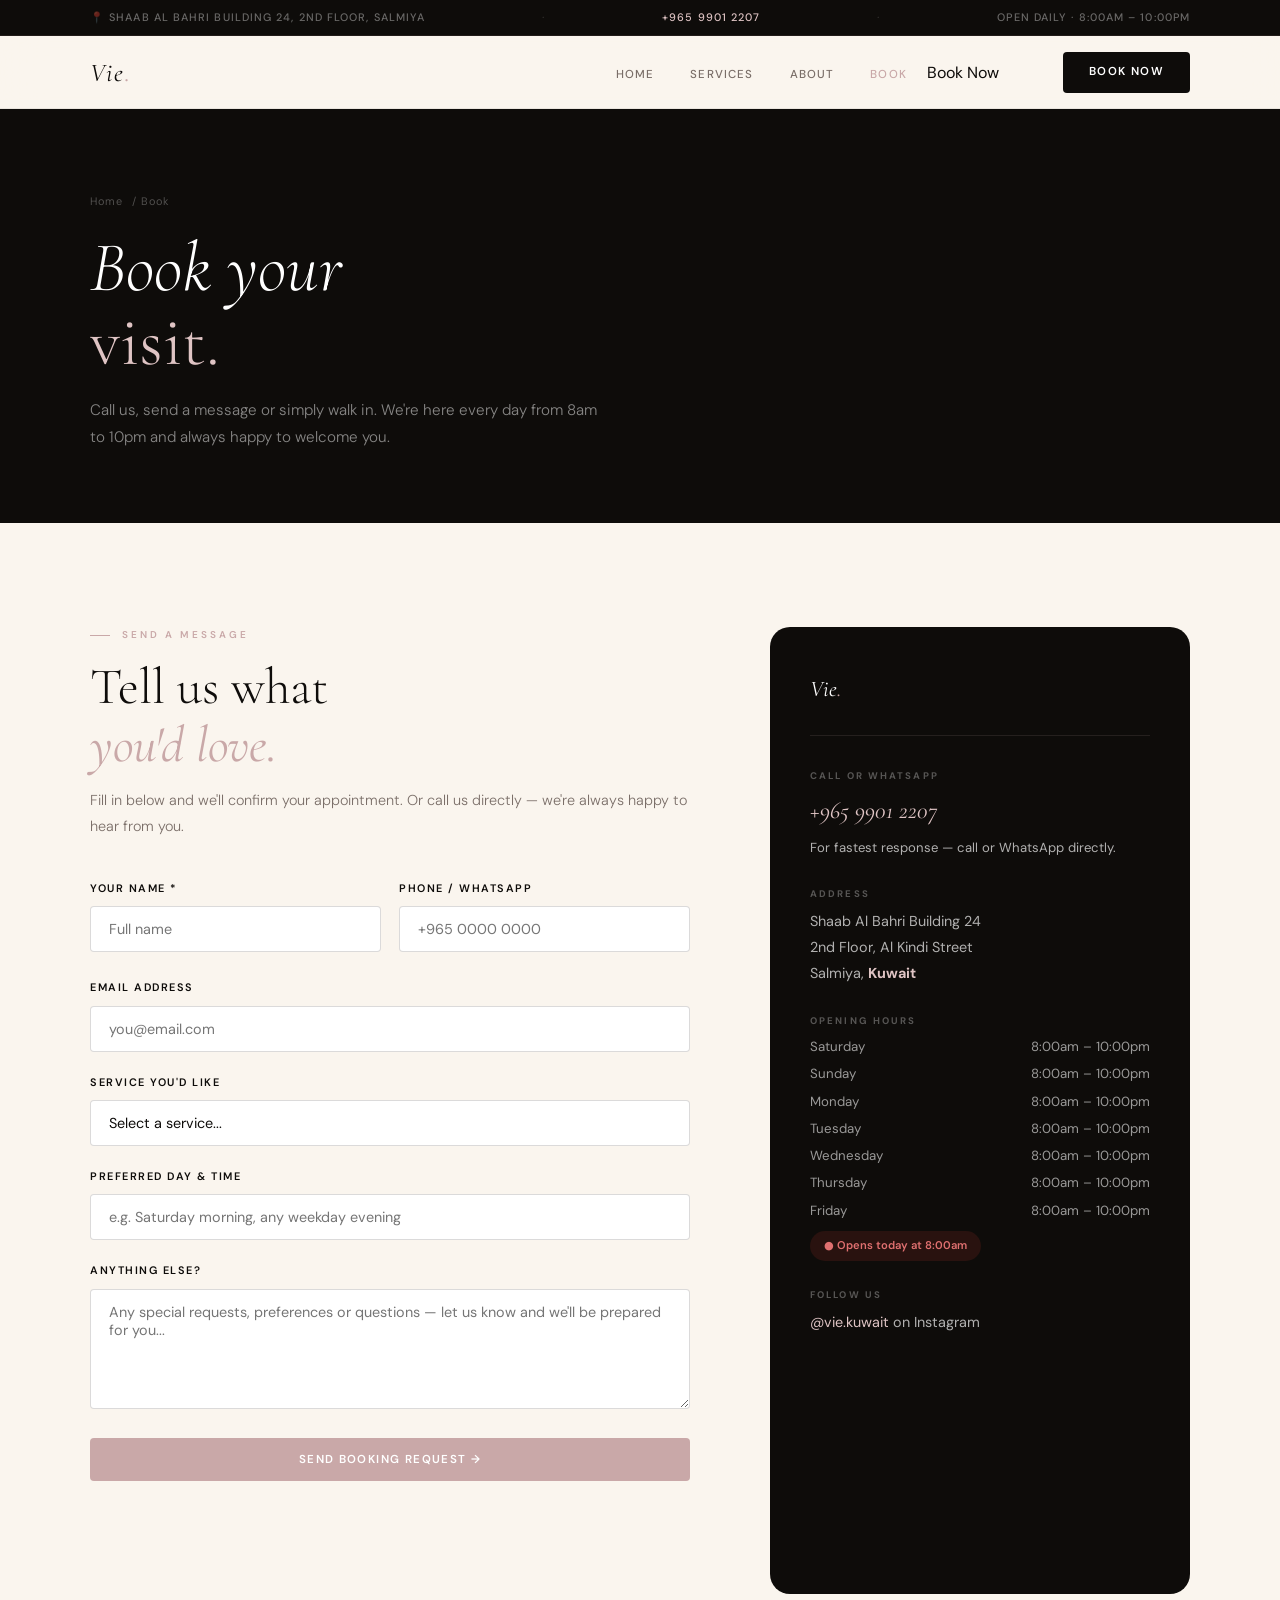
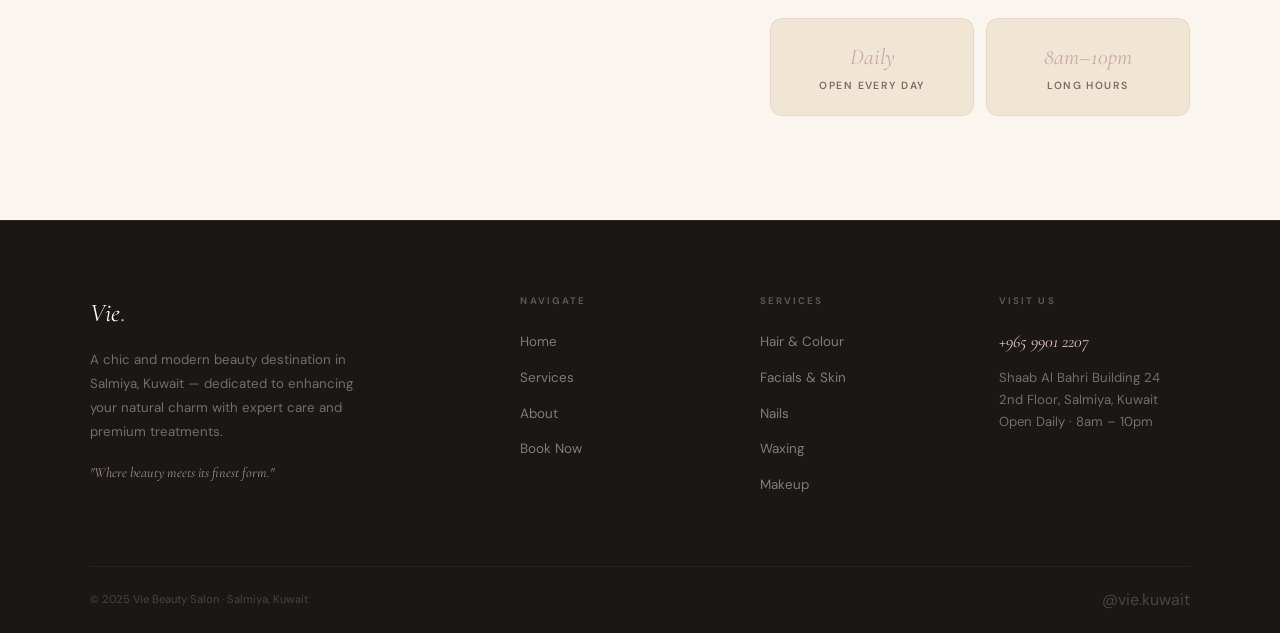
<file: contact.html>
<!DOCTYPE html>
<html lang="en">
<head>
<meta charset="UTF-8"/>
<meta name="viewport" content="width=device-width, initial-scale=1.0"/>
<title>Book — Vie Beauty Salon, Salmiya Kuwait</title>
<meta name="description" content="Book an appointment at Vie Beauty Salon, Salmiya Kuwait. Call +965 9901 2207 or send a message. Open daily 8am–10pm."/>
<link rel="stylesheet" href="styles.css"/>
<link rel="preconnect" href="https://fonts.googleapis.com"/>
<link rel="preconnect" href="https://fonts.gstatic.com" crossorigin/>
<link href="https://fonts.googleapis.com/css2?family=Cormorant+Garamond:ital,wght@0,300;0,400;0,500;0,600;1,300;1,400;1,500;1,600&family=DM+Sans:wght@300;400;500;600&display=swap" rel="stylesheet"/>
</head>
<body>
<div class="preloader" id="preloader"><div class="pl-inner"><div class="pl-word"><em>Vie</em></div><div class="pl-tagline">Beauty Salon · Salmiya, Kuwait</div><div class="pl-bar"><div class="pl-fill"></div></div></div></div>
<div class="topstrip"><div class="ts-inner"><span>📍 Shaab Al Bahri Building 24, 2nd Floor, Salmiya</span><span class="ts-sep">·</span><a href="tel:+96599012207">+965 9901 2207</a><span class="ts-sep">·</span><span>Open Daily · 8:00am – 10:00pm</span></div></div>
<nav class="nav" id="nav">
  <div class="nav-wrap">
    <a href="index.html" class="nav-logo"><em>Vie</em><span>.</span></a>
    <ul class="nav-menu" id="navMenu">
      <li><a href="index.html" class="nm-link">Home</a></li>
      <li><a href="services.html" class="nm-link">Services</a></li>
      <li><a href="about.html" class="nm-link">About</a></li>
      <li><a href="contact.html" class="nm-link active">Book</a></li>
      <a href="contact.html" class="nav-btn-mobile">Book Now</a>
    </ul>
    <a href="contact.html" class="nav-btn">Book Now</a>
    <button class="burger" id="burger" aria-label="Menu"><span></span><span></span><span></span></button>
  </div>
</nav>

<section class="page-hero">
  <div class="container">
    <div class="breadcrumb"><a href="index.html">Home</a> / Book</div>
    <h1 class="ph-h1 reveal-up">Book your<br/><em>visit.</em></h1>
    <p class="ph-sub reveal-up d1">Call us, send a message or simply walk in. We're here every day from 8am to 10pm and always happy to welcome you.</p>
  </div>
</section>

<section class="section" style="background:var(--champagne2);">
  <div class="container">
    <div class="contact-grid">

      <div class="cg-form reveal-up">
        <div class="eyebrow">Send a Message</div>
        <h2 class="display-h">Tell us what<br/><em>you'd love.</em></h2>
        <p class="cg-intro">Fill in below and we'll confirm your appointment. Or call us directly — we're always happy to hear from you.</p>

        <form class="the-form" id="contactForm" novalidate>
          <div class="form-row-2">
            <div class="fgroup">
              <label for="f-name">Your Name *</label>
              <input type="text" id="f-name" placeholder="Full name" required/>
              <span class="ferr" id="nameErr"></span>
            </div>
            <div class="fgroup">
              <label for="f-phone">Phone / WhatsApp</label>
              <input type="tel" id="f-phone" placeholder="+965 0000 0000"/>
            </div>
          </div>
          <div class="fgroup">
            <label for="f-email">Email Address</label>
            <input type="email" id="f-email" placeholder="you@email.com"/>
          </div>
          <div class="fgroup">
            <label for="f-service">Service You'd Like</label>
            <select id="f-service">
              <option value="">Select a service...</option>
              <option>Hair Colouring</option>
              <option>Cut &amp; Blow-Dry</option>
              <option>Highlights &amp; Balayage</option>
              <option>Hair Treatment</option>
              <option>Facial Treatment</option>
              <option>Manicure</option>
              <option>Pedicure</option>
              <option>Gel Nails &amp; Nail Art</option>
              <option>Waxing</option>
              <option>Makeup</option>
              <option>Full Pamper Package</option>
              <option>Not Sure — Advise Me</option>
            </select>
          </div>
          <div class="fgroup">
            <label for="f-date">Preferred Day &amp; Time</label>
            <input type="text" id="f-date" placeholder="e.g. Saturday morning, any weekday evening"/>
          </div>
          <div class="fgroup">
            <label for="f-msg">Anything Else?</label>
            <textarea id="f-msg" rows="4" placeholder="Any special requests, preferences or questions — let us know and we'll be prepared for you..."></textarea>
          </div>
          <button type="submit" class="btn-mauve btn-full" id="submitBtn">
            <span id="btnTxt">Send Booking Request →</span>
            <span id="btnLoad" style="display:none">Sending...</span>
          </button>
          <div class="form-success" id="formSuccess">
            <div class="fs-icon"><em>✓</em></div>
            <h3>Request received!</h3>
            <p>Thank you for reaching out to Vie. We'll be in touch shortly to confirm your appointment. Can't wait to welcome you.</p>
          </div>
        </form>
      </div>

      <div class="reveal-right">
        <div class="ci-box">
          <div class="ci-logo"><em>Vie</em><span>.</span></div>

          <div class="ci-block">
            <div class="ci-label">Call or WhatsApp</div>
            <a href="tel:+96599012207" style="font-family:var(--font-d); font-size:1.5rem; font-style:italic; color:var(--mauve2); display:block; margin-bottom:6px; transition:color var(--t);">+965 9901 2207</a>
            <div class="ci-val" style="font-size:0.82rem;">For fastest response — call or WhatsApp directly.</div>
          </div>

          <div class="ci-block">
            <div class="ci-label">Address</div>
            <div class="ci-val">Shaab Al Bahri Building 24<br/>2nd Floor, Al Kindi Street<br/>Salmiya, <strong>Kuwait</strong></div>
          </div>

          <div class="ci-block">
            <div class="ci-label">Opening Hours</div>
            <div class="ci-hours">
              <div class="ch-row"><span>Saturday</span><span>8:00am – 10:00pm</span></div>
              <div class="ch-row"><span>Sunday</span><span>8:00am – 10:00pm</span></div>
              <div class="ch-row"><span>Monday</span><span>8:00am – 10:00pm</span></div>
              <div class="ch-row"><span>Tuesday</span><span>8:00am – 10:00pm</span></div>
              <div class="ch-row"><span>Wednesday</span><span>8:00am – 10:00pm</span></div>
              <div class="ch-row"><span>Thursday</span><span>8:00am – 10:00pm</span></div>
              <div class="ch-row"><span>Friday</span><span>8:00am – 10:00pm</span></div>
            </div>
            <div id="openStatus"></div>
          </div>

          <div class="ci-block">
            <div class="ci-label">Follow Us</div>
            <div class="ci-val"><a href="https://www.instagram.com/vie.kuwait" target="_blank">@vie.kuwait</a> on Instagram</div>
          </div>

          <div class="ci-map">
            <iframe
              src="https://www.google.com/maps/embed?pb=!1m18!1m12!1m3!1d3477.0!2d48.028!3d29.351!2m3!1f0!2f0!3f0!3m2!1i1024!2i768!4f13.1!3m3!1m2!1s0x3fcf9def8127c161%3A0x3d1a0682f555008b!2sSalmiya%2C+Kuwait!5e0!3m2!1sen!2skw!4v1"
              width="100%" height="180"
              style="border:0; border-radius:10px;"
              allowfullscreen="" loading="lazy"
              title="Vie Beauty Salon location">
            </iframe>
          </div>
        </div>

        <div style="margin-top:24px; display:grid; grid-template-columns:1fr 1fr; gap:12px;">
          <div style="background:var(--champagne); border:1px solid var(--border); border-radius:var(--r-md); padding:20px; text-align:center;">
            <div style="font-family:var(--font-d); font-size:1.4rem; font-style:italic; color:var(--mauve); margin-bottom:4px;">Daily</div>
            <div style="font-size:0.65rem; letter-spacing:0.14em; text-transform:uppercase; color:var(--muted); font-weight:600;">Open Every Day</div>
          </div>
          <div style="background:var(--champagne); border:1px solid var(--border); border-radius:var(--r-md); padding:20px; text-align:center;">
            <div style="font-family:var(--font-d); font-size:1.4rem; font-style:italic; color:var(--mauve); margin-bottom:4px;">8am–10pm</div>
            <div style="font-size:0.65rem; letter-spacing:0.14em; text-transform:uppercase; color:var(--muted); font-weight:600;">Long Hours</div>
          </div>
        </div>
      </div>

    </div>
  </div>
</section>

<footer class="footer">
  <div class="container">
    <div class="footer-grid">
      <div class="fg-brand"><div class="fg-logo"><em>Vie</em><span>.</span></div><p>A chic and modern beauty destination in Salmiya, Kuwait — dedicated to enhancing your natural charm with expert care and premium treatments.</p><div class="fg-tagline">"Where beauty meets its finest form."</div></div>
      <div class="fg-col"><h4>Navigate</h4><ul><li><a href="index.html">Home</a></li><li><a href="services.html">Services</a></li><li><a href="about.html">About</a></li><li><a href="contact.html">Book Now</a></li></ul></div>
      <div class="fg-col"><h4>Services</h4><ul><li><a href="services.html">Hair &amp; Colour</a></li><li><a href="services.html">Facials &amp; Skin</a></li><li><a href="services.html">Nails</a></li><li><a href="services.html">Waxing</a></li><li><a href="services.html">Makeup</a></li></ul></div>
      <div class="fg-col"><h4>Visit Us</h4><a href="tel:+96599012207" class="fg-phone">+965 9901 2207</a><p>Shaab Al Bahri Building 24<br/>2nd Floor, Salmiya, Kuwait<br/>Open Daily · 8am – 10pm</p></div>
    </div>
    <div class="footer-bottom"><span>© 2025 Vie Beauty Salon · Salmiya, Kuwait</span><a href="https://www.instagram.com/vie.kuwait" target="_blank">@vie.kuwait</a></div>
  </div>
</footer>
<script src="script.js"></script>
</body>
</html>
</file>
<file: styles.css>
@import url('https://fonts.googleapis.com/css2?family=Cormorant+Garamond:ital,wght@0,300;0,400;0,500;0,600;1,300;1,400;1,500;1,600&family=DM+Sans:wght@300;400;500;600&display=swap');

:root {
  --noir:      #0E0C0A;
  --noir2:     #1A1714;
  --noir3:     #252220;
  --champagne: #F0E6D3;
  --champagne2:#FAF5EE;
  --mauve:     #C9A8A8;
  --mauve2:    #DFC4C4;
  --nude:      #E8D5C4;
  --nude2:     #D4BBA8;
  --white:     #FFFFFF;
  --text:      #0E0C0A;
  --muted:     #7A6E68;
  --border:    rgba(201,168,168,0.2);

  --font-d: 'Cormorant Garamond', Georgia, serif;
  --font-b: 'DM Sans', system-ui, sans-serif;

  --r-sm: 4px;
  --r-md: 12px;
  --r-lg: 20px;
  --r-xl: 36px;

  --shadow-sm: 0 2px 16px rgba(14,12,10,0.07);
  --shadow-md: 0 10px 50px rgba(14,12,10,0.12);
  --shadow-lg: 0 28px 80px rgba(14,12,10,0.2);
  --shadow-mauve: 0 8px 32px rgba(201,168,168,0.3);

  --ease: cubic-bezier(0.4, 0, 0.2, 1);
  --t: 0.35s var(--ease);
}

*, *::before, *::after { box-sizing: border-box; margin: 0; padding: 0; }
html { scroll-behavior: smooth; }
body {
  font-family: var(--font-b);
  background: var(--champagne2);
  color: var(--text);
  line-height: 1.6;
  overflow-x: hidden;
}
a { text-decoration: none; color: inherit; }
ul { list-style: none; }
img { max-width: 100%; display: block; }
.container { max-width: 1180px; margin: 0 auto; padding: 0 40px; }

.preloader {
  position: fixed; inset: 0;
  background: var(--noir);
  z-index: 99999;
  display: flex; align-items: center; justify-content: center;
  transition: opacity 0.8s ease, visibility 0.8s ease;
}
.preloader.done { opacity: 0; visibility: hidden; pointer-events: none; }
.pl-inner { text-align: center; }
.pl-word {
  font-family: var(--font-d);
  font-size: 5rem;
  font-weight: 300;
  font-style: italic;
  color: var(--white);
  letter-spacing: 0.15em;
  line-height: 1;
}
.pl-word span { color: var(--mauve); }
.pl-tagline {
  font-size: 0.6rem;
  letter-spacing: 0.45em;
  text-transform: uppercase;
  color: rgba(255,255,255,0.3);
  margin-top: 14px;
  font-family: var(--font-b);
  font-weight: 400;
}
.pl-bar { width: 100px; height: 1px; background: rgba(255,255,255,0.1); margin: 32px auto 0; overflow: hidden; }
.pl-fill { height: 100%; background: var(--mauve); width: 0; animation: plFill 2s var(--ease) forwards; }
@keyframes plFill { to { width: 100%; } }

.topstrip {
  background: var(--noir);
  padding: 9px 0;
  border-bottom: 1px solid rgba(201,168,168,0.1);
}
.ts-inner {
  max-width: 1180px;
  margin: 0 auto;
  padding: 0 40px;
  display: flex;
  align-items: center;
  justify-content: space-between;
  flex-wrap: wrap;
  gap: 12px;
  font-size: 0.68rem;
  letter-spacing: 0.1em;
  text-transform: uppercase;
  color: rgba(255,255,255,0.38);
  font-family: var(--font-b);
  font-weight: 500;
}
.ts-inner a { color: var(--mauve2); transition: color var(--t); }
.ts-inner a:hover { color: var(--champagne); }
.ts-sep { color: rgba(255,255,255,0.15); }

.nav {
  position: sticky; top: 0;
  z-index: 9000;
  background: rgba(250,245,238,0.95);
  backdrop-filter: blur(20px);
  -webkit-backdrop-filter: blur(20px);
  border-bottom: 1px solid rgba(14,12,10,0.07);
  transition: box-shadow var(--t);
}
.nav.scrolled { box-shadow: 0 4px 40px rgba(14,12,10,0.09); }
.nav-wrap {
  max-width: 1180px;
  margin: 0 auto;
  padding: 0 40px;
  height: 72px;
  display: flex;
  align-items: center;
  gap: 48px;
}
.nav-logo {
  font-family: var(--font-d);
  font-size: 1.6rem;
  font-weight: 400;
  font-style: italic;
  color: var(--noir);
  letter-spacing: 0.05em;
  flex-shrink: 0;
  line-height: 1;
}
.nav-logo span { color: var(--mauve); font-style: normal; }
.nav-menu {
  display: flex;
  align-items: center;
  gap: 4px;
  margin-left: auto;
}
.nm-link {
  padding: 8px 16px;
  font-size: 0.72rem;
  font-weight: 500;
  letter-spacing: 0.1em;
  text-transform: uppercase;
  color: var(--muted);
  border-radius: var(--r-sm);
  transition: all var(--t);
}
.nm-link:hover { color: var(--noir); background: rgba(14,12,10,0.05); }
.nm-link.active { color: var(--mauve); }
.nav-btn {
  background: var(--noir);
  color: var(--white);
  padding: 11px 26px;
  border-radius: var(--r-sm);
  font-size: 0.72rem;
  font-weight: 600;
  letter-spacing: 0.12em;
  text-transform: uppercase;
  transition: all var(--t);
  margin-left: 16px;
  flex-shrink: 0;
}
.nav-btn:hover { background: var(--noir3); box-shadow: var(--shadow-md); transform: translateY(-1px); }
.burger {
  display: none;
  flex-direction: column;
  gap: 5px;
  background: none;
  border: none;
  cursor: pointer;
  padding: 8px;
  margin-left: auto;
}
.burger span { display: block; width: 22px; height: 1px; background: var(--noir); transition: all .3s; transform-origin: center; }
.burger.open span:nth-child(1) { transform: rotate(45deg) translate(4px, 4px); }
.burger.open span:nth-child(2) { opacity: 0; transform: scaleX(0); }
.burger.open span:nth-child(3) { transform: rotate(-45deg) translate(4px, -4px); }
.nav-backdrop { position: fixed; inset: 0; background: rgba(0,0,0,0.5); z-index: 8900; }

.hero {
  position: relative;
  height: 100vh;
  min-height: 600px;
  display: flex;
  align-items: flex-end;
  overflow: hidden;
  background: var(--noir);
}
.hero-video-wrap {
  position: absolute; inset: 0;
  overflow: hidden;
}
.hero-video-wrap iframe,
.hero-video-wrap video {
  position: absolute;
  top: 50%; left: 50%;
  width: 177.78vh;
  height: 100%;
  min-width: 100%;
  min-height: 56.25vw;
  transform: translate(-50%, -50%);
  pointer-events: none;
}
.hero-fallback-bg {
  position: absolute; inset: 0;
  background-image: url('https://images.unsplash.com/photo-1522337360788-8b13dee7a37e?w=1800&q=90');
  background-size: cover;
  background-position: center 30%;
  transform: scale(1.03);
}
.hero-overlay {
  position: absolute; inset: 0;
  background: linear-gradient(
    to bottom,
    rgba(14,12,10,0.25) 0%,
    rgba(14,12,10,0.15) 40%,
    rgba(14,12,10,0.75) 100%
  );
}
.hero-content {
  position: relative;
  z-index: 2;
  width: 100%;
  padding: 0 40px 72px;
  max-width: 1180px;
  margin: 0 auto;
}
.hero-eyebrow {
  font-size: 0.62rem;
  letter-spacing: 0.38em;
  text-transform: uppercase;
  color: var(--mauve2);
  font-family: var(--font-b);
  font-weight: 500;
  margin-bottom: 16px;
  display: flex;
  align-items: center;
  gap: 12px;
}
.hero-eyebrow::before { content: ''; width: 28px; height: 1px; background: var(--mauve2); }
.hero-h1 {
  font-family: var(--font-d);
  font-size: clamp(4rem, 8vw, 8rem);
  font-weight: 300;
  font-style: italic;
  color: var(--white);
  line-height: 0.95;
  letter-spacing: -0.01em;
  margin-bottom: 28px;
}
.hero-h1 em { font-style: normal; color: var(--mauve2); }
.hero-sub {
  font-size: 0.88rem;
  color: rgba(255,255,255,0.6);
  letter-spacing: 0.04em;
  line-height: 1.75;
  max-width: 400px;
  font-weight: 300;
  margin-bottom: 36px;
}
.hero-actions { display: flex; gap: 16px; align-items: center; flex-wrap: wrap; }

.hero-scroll {
  position: absolute;
  bottom: 36px; right: 40px;
  z-index: 3;
  display: flex;
  flex-direction: column;
  align-items: center;
  gap: 8px;
}
.hs-label {
  font-size: 0.58rem;
  letter-spacing: 0.3em;
  text-transform: uppercase;
  color: rgba(255,255,255,0.4);
  writing-mode: vertical-rl;
  font-family: var(--font-b);
  font-weight: 500;
}
.hs-line {
  width: 1px;
  height: 48px;
  background: linear-gradient(to bottom, rgba(255,255,255,0.4), rgba(255,255,255,0));
  animation: scrollLine 1.8s ease-in-out infinite;
}
@keyframes scrollLine {
  0%,100% { transform: scaleY(1); opacity: 1; }
  50% { transform: scaleY(0.5); opacity: 0.4; }
}

.svc-ticker {
  background: var(--noir);
  padding: 18px 0;
  overflow: hidden;
  border-bottom: 1px solid rgba(201,168,168,0.12);
}
.svc-ticker-track {
  display: flex;
  white-space: nowrap;
  animation: tickerRoll 20s linear infinite;
  gap: 0;
}
.svc-ticker-track span {
  font-family: var(--font-d);
  font-size: 0.85rem;
  font-style: italic;
  color: rgba(255,255,255,0.35);
  padding: 0 28px;
  letter-spacing: 0.06em;
}
.svc-ticker-track strong {
  font-family: var(--font-b);
  font-size: 0.62rem;
  font-weight: 600;
  letter-spacing: 0.28em;
  text-transform: uppercase;
  color: var(--mauve);
  padding: 0 20px;
  font-style: normal;
}
@keyframes tickerRoll { from { transform: translateX(0); } to { transform: translateX(-33.333%); } }

.btn-light {
  background: var(--white);
  color: var(--noir);
  padding: 14px 32px;
  border-radius: var(--r-sm);
  font-size: 0.72rem;
  font-weight: 600;
  letter-spacing: 0.12em;
  text-transform: uppercase;
  transition: all var(--t);
  display: inline-flex;
  align-items: center;
  gap: 10px;
  border: none;
  cursor: pointer;
  font-family: var(--font-b);
}
.btn-light:hover { background: var(--champagne); transform: translateY(-2px); box-shadow: var(--shadow-md); }

.btn-dark {
  background: var(--noir);
  color: var(--white);
  padding: 14px 32px;
  border-radius: var(--r-sm);
  font-size: 0.72rem;
  font-weight: 600;
  letter-spacing: 0.12em;
  text-transform: uppercase;
  transition: all var(--t);
  display: inline-flex;
  align-items: center;
  gap: 10px;
  border: none;
  cursor: pointer;
  font-family: var(--font-b);
}
.btn-dark:hover { background: var(--noir3); transform: translateY(-2px); box-shadow: var(--shadow-md); }

.btn-outline-light {
  background: transparent;
  color: var(--white);
  padding: 13px 30px;
  border-radius: var(--r-sm);
  font-size: 0.72rem;
  font-weight: 600;
  letter-spacing: 0.12em;
  text-transform: uppercase;
  border: 1px solid rgba(255,255,255,0.35);
  transition: all var(--t);
  display: inline-flex;
  align-items: center;
  gap: 10px;
  cursor: pointer;
  font-family: var(--font-b);
}
.btn-outline-light:hover { border-color: var(--mauve2); color: var(--mauve2); }

.btn-outline-dark {
  background: transparent;
  color: var(--noir);
  padding: 13px 30px;
  border-radius: var(--r-sm);
  font-size: 0.72rem;
  font-weight: 600;
  letter-spacing: 0.12em;
  text-transform: uppercase;
  border: 1px solid rgba(14,12,10,0.2);
  transition: all var(--t);
  display: inline-flex;
  align-items: center;
  gap: 10px;
  cursor: pointer;
  font-family: var(--font-b);
}
.btn-outline-dark:hover { background: var(--noir); color: var(--white); border-color: var(--noir); }

.btn-mauve {
  background: var(--mauve);
  color: var(--white);
  padding: 14px 32px;
  border-radius: var(--r-sm);
  font-size: 0.72rem;
  font-weight: 600;
  letter-spacing: 0.12em;
  text-transform: uppercase;
  transition: all var(--t);
  display: inline-flex;
  align-items: center;
  gap: 10px;
  border: none;
  cursor: pointer;
  font-family: var(--font-b);
}
.btn-mauve:hover { background: var(--mauve2); transform: translateY(-2px); box-shadow: var(--shadow-mauve); }
.btn-full { width: 100%; justify-content: center; }

.section { padding: 104px 0; }
.section-sm { padding: 64px 0; }
.alt { background: var(--champagne); }
.dark { background: var(--noir); }

.eyebrow {
  font-size: 0.62rem;
  font-weight: 600;
  letter-spacing: 0.3em;
  text-transform: uppercase;
  color: var(--mauve);
  display: flex;
  align-items: center;
  gap: 12px;
  margin-bottom: 16px;
  font-family: var(--font-b);
}
.eyebrow::before { content: ''; width: 20px; height: 1px; background: var(--mauve); }
.eyebrow.light { color: var(--mauve2); }
.eyebrow.light::before { background: var(--mauve2); }

.display-h {
  font-family: var(--font-d);
  font-size: clamp(2.2rem, 4vw, 3.8rem);
  font-weight: 300;
  line-height: 1.12;
  color: var(--noir);
}
.display-h em { font-style: italic; color: var(--mauve); font-weight: 400; }
.display-h.light { color: var(--white); }
.display-h.light em { color: var(--mauve2); }

.ed-split {
  display: grid;
  grid-template-columns: 1fr 1fr;
  gap: 0;
  min-height: 580px;
}
.ed-split.rev .ed-img { order: 2; }
.ed-split.rev .ed-text { order: 1; }
.ed-img {
  position: relative;
  overflow: hidden;
}
.ed-img img {
  width: 100%; height: 100%;
  object-fit: cover;
  transition: transform 0.8s var(--ease);
}
.ed-split:hover .ed-img img { transform: scale(1.04); }
.ed-text {
  display: flex;
  flex-direction: column;
  justify-content: center;
  padding: 72px 80px;
  background: var(--champagne2);
}
.ed-text.dark-bg { background: var(--noir2); }
.ed-tag {
  font-size: 0.58rem;
  letter-spacing: 0.35em;
  text-transform: uppercase;
  color: var(--mauve);
  font-weight: 600;
  margin-bottom: 20px;
  font-family: var(--font-b);
}
.ed-tag.light { color: var(--mauve2); }
.ed-text h2 {
  font-family: var(--font-d);
  font-size: clamp(2rem, 3.5vw, 3.2rem);
  font-weight: 300;
  line-height: 1.1;
  color: var(--noir);
  margin-bottom: 20px;
}
.ed-text.dark-bg h2 { color: var(--white); }
.ed-text h2 em { font-style: italic; color: var(--mauve); }
.ed-text.dark-bg h2 em { color: var(--mauve2); }
.ed-text p {
  font-size: 0.9rem;
  color: var(--muted);
  line-height: 1.85;
  margin-bottom: 16px;
  font-weight: 300;
}
.ed-text.dark-bg p { color: rgba(255,255,255,0.5); }
.ed-list {
  display: flex;
  flex-wrap: wrap;
  gap: 8px;
  margin: 20px 0 32px;
}
.ed-pill {
  background: var(--champagne);
  color: var(--noir);
  font-size: 0.72rem;
  font-weight: 500;
  padding: 7px 16px;
  border-radius: 20px;
  font-family: var(--font-b);
  border: 1px solid rgba(14,12,10,0.1);
  letter-spacing: 0.04em;
}
.ed-pill.dark { background: rgba(255,255,255,0.07); color: rgba(255,255,255,0.7); border-color: rgba(255,255,255,0.1); }

.svc-cards-grid {
  display: grid;
  grid-template-columns: repeat(3, 1fr);
  gap: 2px;
  margin-top: 60px;
  background: var(--border);
}
.svc-card {
  background: var(--champagne2);
  padding: 44px 36px;
  transition: all var(--t);
  position: relative;
  overflow: hidden;
}
.svc-card::before {
  content: '';
  position: absolute;
  bottom: 0; left: 0;
  width: 100%; height: 2px;
  background: linear-gradient(90deg, var(--mauve), var(--nude2));
  transform: scaleX(0);
  transform-origin: left;
  transition: transform var(--t);
}
.svc-card:hover::before { transform: scaleX(1); }
.svc-card:hover { background: var(--champagne); }
.sc-num {
  font-family: var(--font-d);
  font-size: 0.8rem;
  color: var(--mauve);
  font-weight: 600;
  margin-bottom: 18px;
  display: block;
}
.sc-title {
  font-family: var(--font-d);
  font-size: 1.5rem;
  font-weight: 400;
  font-style: italic;
  color: var(--noir);
  margin-bottom: 12px;
  line-height: 1.2;
}
.sc-desc {
  font-size: 0.83rem;
  color: var(--muted);
  line-height: 1.7;
  margin-bottom: 20px;
  font-weight: 300;
}
.sc-items {
  display: flex;
  flex-direction: column;
  gap: 6px;
  padding-top: 18px;
  border-top: 1px solid var(--border);
}
.sc-item {
  font-size: 0.78rem;
  color: var(--muted);
  display: flex;
  align-items: center;
  gap: 8px;
}
.sc-item::before { content: '—'; color: var(--mauve); font-size: 0.7rem; }

.about-split {
  display: grid;
  grid-template-columns: 1fr 1fr;
  gap: 0;
  min-height: 680px;
}
.about-img {
  position: relative;
  overflow: hidden;
}
.about-img img { width: 100%; height: 100%; object-fit: cover; }
.about-img-overlay {
  position: absolute;
  bottom: 40px; right: -1px;
  background: var(--champagne2);
  padding: 28px 36px;
  border-left: 3px solid var(--mauve);
}
.aio-num {
  font-family: var(--font-d);
  font-size: 3rem;
  font-weight: 600;
  color: var(--noir);
  line-height: 1;
}
.aio-label {
  font-size: 0.68rem;
  letter-spacing: 0.15em;
  text-transform: uppercase;
  color: var(--muted);
  margin-top: 4px;
  font-weight: 600;
}
.about-text {
  background: var(--noir);
  padding: 90px 80px;
  display: flex;
  flex-direction: column;
  justify-content: center;
}
.about-text .display-h { margin-bottom: 24px; }
.about-text p {
  font-size: 0.92rem;
  color: rgba(255,255,255,0.5);
  line-height: 1.9;
  font-weight: 300;
  margin-bottom: 16px;
}
.about-values {
  display: flex;
  flex-direction: column;
  gap: 14px;
  margin-top: 32px;
}
.av-item {
  display: flex;
  align-items: flex-start;
  gap: 16px;
}
.av-dot {
  width: 6px;
  height: 6px;
  border-radius: 50%;
  background: var(--mauve);
  flex-shrink: 0;
  margin-top: 7px;
}
.av-text h4 {
  font-family: var(--font-d);
  font-size: 1.05rem;
  font-weight: 500;
  color: var(--white);
  margin-bottom: 2px;
}
.av-text p {
  font-size: 0.8rem;
  color: rgba(255,255,255,0.38);
  line-height: 1.55;
  margin-bottom: 0;
}

.stats-strip {
  background: var(--noir2);
  border-top: 1px solid rgba(201,168,168,0.1);
  border-bottom: 1px solid rgba(201,168,168,0.1);
}
.stats-row {
  display: flex;
}
.stat {
  flex: 1;
  padding: 44px 28px;
  text-align: center;
  border-right: 1px solid rgba(201,168,168,0.1);
}
.stat:last-child { border-right: none; }
.stat-val {
  font-family: var(--font-d);
  font-size: 2.8rem;
  font-weight: 400;
  font-style: italic;
  color: var(--mauve2);
  line-height: 1;
  display: block;
}
.stat-lbl {
  font-size: 0.62rem;
  letter-spacing: 0.18em;
  text-transform: uppercase;
  color: rgba(255,255,255,0.32);
  margin-top: 8px;
  display: block;
  font-weight: 500;
}

.reviews-grid {
  display: grid;
  grid-template-columns: repeat(3, 1fr);
  gap: 2px;
  background: rgba(201,168,168,0.15);
  margin-top: 60px;
}
.rv-card {
  background: var(--champagne2);
  padding: 40px 36px;
  transition: background var(--t);
}
.rv-card:hover { background: var(--champagne); }
.rv-stars { color: var(--mauve); font-size: 0.75rem; letter-spacing: 4px; margin-bottom: 18px; }
.rv-quote {
  font-family: var(--font-d);
  font-size: 1.05rem;
  font-style: italic;
  color: var(--noir);
  line-height: 1.75;
  margin-bottom: 24px;
  font-weight: 400;
}
.rv-author { display: flex; align-items: center; gap: 12px; }
.rv-avatar {
  width: 40px; height: 40px;
  border-radius: 50%;
  object-fit: cover;
  border: 1px solid var(--border);
  flex-shrink: 0;
}
.rv-name { font-size: 0.82rem; font-weight: 600; color: var(--noir); }
.rv-role { font-size: 0.7rem; color: var(--muted); margin-top: 2px; letter-spacing: 0.04em; }

.contact-grid {
  display: grid;
  grid-template-columns: 1fr 420px;
  gap: 80px;
  align-items: start;
}
.cg-form .display-h { margin-bottom: 10px; }
.cg-intro { font-size: 0.9rem; color: var(--muted); line-height: 1.8; margin: 14px 0 40px; font-weight: 300; }
.fgroup { margin-bottom: 22px; }
.fgroup label {
  display: block;
  font-size: 0.68rem;
  font-weight: 600;
  letter-spacing: 0.14em;
  text-transform: uppercase;
  color: var(--noir);
  margin-bottom: 9px;
  font-family: var(--font-b);
}
.fgroup input, .fgroup textarea, .fgroup select {
  width: 100%;
  padding: 13px 18px;
  border: 1px solid rgba(14,12,10,0.15);
  border-radius: var(--r-sm);
  font-family: var(--font-b);
  font-size: 0.9rem;
  color: var(--text);
  background: var(--white);
  transition: all var(--t);
  outline: none;
  appearance: none;
}
.fgroup input:focus, .fgroup textarea:focus, .fgroup select:focus {
  border-color: var(--mauve);
  box-shadow: 0 0 0 3px rgba(201,168,168,0.15);
}
.fgroup textarea { resize: vertical; min-height: 120px; }
.ferr { font-size: 0.72rem; color: #c0392b; margin-top: 5px; display: block; }
.form-row-2 { display: grid; grid-template-columns: 1fr 1fr; gap: 18px; }
.form-success {
  text-align: center; padding: 48px 32px;
  border: 1px solid rgba(201,168,168,0.3);
  border-radius: var(--r-lg);
  background: var(--champagne);
  display: none;
}
.fs-icon {
  font-family: var(--font-d);
  font-size: 3rem;
  font-style: italic;
  color: var(--mauve);
  margin-bottom: 16px;
}
.form-success h3 { font-family: var(--font-d); font-size: 1.6rem; color: var(--noir); margin-bottom: 10px; }
.form-success p { font-size: 0.88rem; color: var(--muted); line-height: 1.7; }

.ci-box {
  background: var(--noir);
  border-radius: var(--r-lg);
  padding: 44px 40px;
  position: sticky;
  top: 100px;
}
.ci-logo {
  font-family: var(--font-d);
  font-size: 1.4rem;
  font-style: italic;
  font-weight: 400;
  color: var(--white);
  margin-bottom: 32px;
  padding-bottom: 28px;
  border-bottom: 1px solid rgba(201,168,168,0.12);
}
.ci-logo span { color: var(--mauve); }
.ci-block { margin-bottom: 26px; }
.ci-label {
  font-size: 0.6rem;
  font-weight: 700;
  letter-spacing: 0.22em;
  text-transform: uppercase;
  color: rgba(255,255,255,0.3);
  margin-bottom: 8px;
  font-family: var(--font-b);
}
.ci-val { font-size: 0.9rem; color: rgba(255,255,255,0.68); line-height: 1.8; }
.ci-val a { color: var(--mauve2); transition: color var(--t); }
.ci-val a:hover { color: var(--champagne); }
.ci-val strong { color: var(--mauve2); }
.ci-hours { display: flex; flex-direction: column; gap: 6px; }
.ch-row { display: flex; justify-content: space-between; font-size: 0.83rem; color: rgba(255,255,255,0.58); }
.open-badge {
  display: inline-flex;
  align-items: center;
  gap: 6px;
  padding: 6px 14px;
  border-radius: 20px;
  font-size: 0.7rem;
  font-weight: 600;
  margin-top: 10px;
  font-family: var(--font-b);
}
.open-badge.open { background: rgba(134,187,134,0.15); color: #86bb86; }
.open-badge.closed { background: rgba(192,57,43,0.15); color: #e07070; }

.page-hero {
  background: var(--noir);
  padding: 84px 0 72px;
  position: relative;
  overflow: hidden;
}
.page-hero::after {
  content: '';
  position: absolute; inset: 0;
  background: url('https://images.unsplash.com/photo-1560066984-138dadb4c035?w=1400&q=50') center/cover no-repeat;
  opacity: 0.05;
  pointer-events: none;
}
.page-hero .container { position: relative; z-index: 1; }
.breadcrumb { font-size: 0.68rem; letter-spacing: 0.08em; color: rgba(255,255,255,0.28); margin-bottom: 20px; display: flex; gap: 10px; align-items: center; }
.breadcrumb a { color: rgba(255,255,255,0.28); transition: color var(--t); }
.breadcrumb a:hover { color: var(--mauve2); }
.ph-h1 { font-family: var(--font-d); font-size: clamp(2.8rem, 5.5vw, 5rem); font-weight: 300; font-style: italic; color: var(--white); line-height: 1.05; margin-bottom: 18px; }
.ph-h1 em { font-style: normal; color: var(--mauve2); }
.ph-sub { font-size: 0.95rem; color: rgba(255,255,255,0.5); max-width: 520px; line-height: 1.8; font-weight: 300; }

.cta-full {
  background: var(--noir);
  padding: 100px 0;
  text-align: center;
  position: relative;
  overflow: hidden;
}
.cta-full::before {
  content: '';
  position: absolute; inset: 0;
  background: url('https://images.unsplash.com/photo-1522337360788-8b13dee7a37e?w=1400&q=50') center/cover no-repeat;
  opacity: 0.08;
}
.cta-full .container { position: relative; z-index: 1; }
.cta-full .display-h { margin-bottom: 16px; }
.cta-full p { color: rgba(255,255,255,0.5); font-size: 0.95rem; max-width: 420px; margin: 0 auto 40px; line-height: 1.8; font-weight: 300; }
.cta-actions { display: flex; gap: 16px; justify-content: center; flex-wrap: wrap; }

.footer {
  background: var(--noir2);
  border-top: 1px solid rgba(201,168,168,0.1);
  padding: 72px 0 0;
}
.footer-grid {
  display: grid;
  grid-template-columns: 2fr 1fr 1fr 1fr;
  gap: 48px;
  padding-bottom: 60px;
}
.fg-logo {
  font-family: var(--font-d);
  font-size: 1.6rem;
  font-style: italic;
  font-weight: 400;
  color: var(--white);
  margin-bottom: 14px;
}
.fg-logo span { color: var(--mauve); font-style: normal; }
.fg-brand p { font-size: 0.83rem; color: rgba(255,255,255,0.38); line-height: 1.8; max-width: 270px; margin-bottom: 18px; }
.fg-tagline { font-family: var(--font-d); font-style: italic; font-size: 0.88rem; color: var(--mauve2); opacity: 0.7; }
.fg-col h4 { font-size: 0.6rem; font-weight: 700; letter-spacing: 0.22em; text-transform: uppercase; color: rgba(255,255,255,0.28); margin-bottom: 20px; font-family: var(--font-b); }
.fg-col ul li { margin-bottom: 10px; }
.fg-col ul li a { font-size: 0.84rem; color: rgba(255,255,255,0.44); transition: color var(--t); }
.fg-col ul li a:hover { color: var(--mauve2); }
.fg-phone { display: block; font-family: var(--font-d); font-size: 1.1rem; font-style: italic; color: var(--mauve2); margin-bottom: 10px; transition: color var(--t); }
.fg-phone:hover { color: var(--champagne); }
.fg-col p { font-size: 0.82rem; color: rgba(255,255,255,0.38); line-height: 1.7; }
.footer-bottom {
  border-top: 1px solid rgba(255,255,255,0.05);
  padding: 20px 0;
  display: flex;
  justify-content: space-between;
  align-items: center;
  flex-wrap: wrap;
  gap: 10px;
}
.footer-bottom span { font-size: 0.7rem; color: rgba(255,255,255,0.2); }
.footer-bottom a { color: rgba(255,255,255,0.2); transition: color var(--t); }
.footer-bottom a:hover { color: var(--mauve2); }

.reveal-up { opacity: 0; transform: translateY(30px); transition: opacity .75s ease, transform .75s ease; }
.reveal-up.visible { opacity: 1; transform: translateY(0); }
.reveal-right { opacity: 0; transform: translateX(30px); transition: opacity .75s ease, transform .75s ease; }
.reveal-right.visible { opacity: 1; transform: translateX(0); }
.reveal-fade { opacity: 0; transition: opacity .75s ease; }
.reveal-fade.visible { opacity: 1; }
.d1 { transition-delay: .1s; } .d2 { transition-delay: .2s; } .d3 { transition-delay: .3s; } .d4 { transition-delay: .4s; }

@media (max-width: 1024px) {
  .ed-split, .about-split { grid-template-columns: 1fr; }
  .ed-split.rev .ed-img, .ed-split.rev .ed-text { order: unset; }
  .ed-text { padding: 56px 48px; }
  .about-text { padding: 64px 48px; }
  .footer-grid { grid-template-columns: 1fr 1fr; }
  .contact-grid { grid-template-columns: 1fr; }
  .ci-box { position: static; }
  .svc-cards-grid { grid-template-columns: repeat(2, 1fr); }
  .reviews-grid { grid-template-columns: 1fr; }
}

@media (max-width: 768px) {
  .container { padding: 0 24px; }
  .section { padding: 72px 0; }
  .nav-menu, .nav-btn { display: none; }
  .burger { display: flex; }
  .nav-menu {
    position: fixed; top: 0; right: 0;
    width: 78vw; max-width: 320px;
    height: 100vh;
    background: var(--noir);
    flex-direction: column;
    align-items: flex-start;
    gap: 0;
    padding: 80px 0 40px;
    z-index: 9100;
    transform: translateX(110%);
    transition: transform .35s var(--ease);
    overflow-y: auto;
    border-left: 1px solid rgba(201,168,168,0.12);
  }
  .nav-menu.open { transform: translateX(0); display: flex; }
  .nav-menu li { width: 100%; }
  .nm-link { display: block; padding: 18px 32px; border-bottom: 1px solid rgba(255,255,255,0.05); color: rgba(255,255,255,0.65); font-size: 0.82rem; border-radius: 0; }
  .nm-link:hover, .nm-link.active { color: var(--mauve2); background: rgba(201,168,168,0.06); }
  .nav-btn-mobile {
    display: block;
    margin: 24px 32px 0;
    background: var(--mauve);
    color: var(--white);
    padding: 14px;
    text-align: center;
    border-radius: var(--r-sm);
    font-size: 0.72rem;
    font-weight: 700;
    letter-spacing: 0.12em;
    text-transform: uppercase;
    font-family: var(--font-b);
  }
  .hero-h1 { font-size: 3.8rem; }
  .hero-content { padding: 0 24px 60px; }
  .hero-scroll { display: none; }
  .ed-text { padding: 48px 28px; }
  .ed-img { min-height: 320px; }
  .about-text { padding: 56px 28px; }
  .svc-cards-grid { grid-template-columns: 1fr; }
  .stats-row { flex-wrap: wrap; }
  .stat { flex: 1 1 50%; border-bottom: 1px solid rgba(201,168,168,0.1); }
  .footer-grid { grid-template-columns: 1fr; }
  .form-row-2 { grid-template-columns: 1fr; }
  .ts-inner { justify-content: center; }
  .about-img { min-height: 380px; }
  .reviews-grid { grid-template-columns: 1fr; }
  .cta-actions { flex-direction: column; align-items: center; }
}

@media (max-width: 480px) {
  .hero-h1 { font-size: 2.8rem; }
  .stat { flex: 1 1 100%; }
}
</file>
